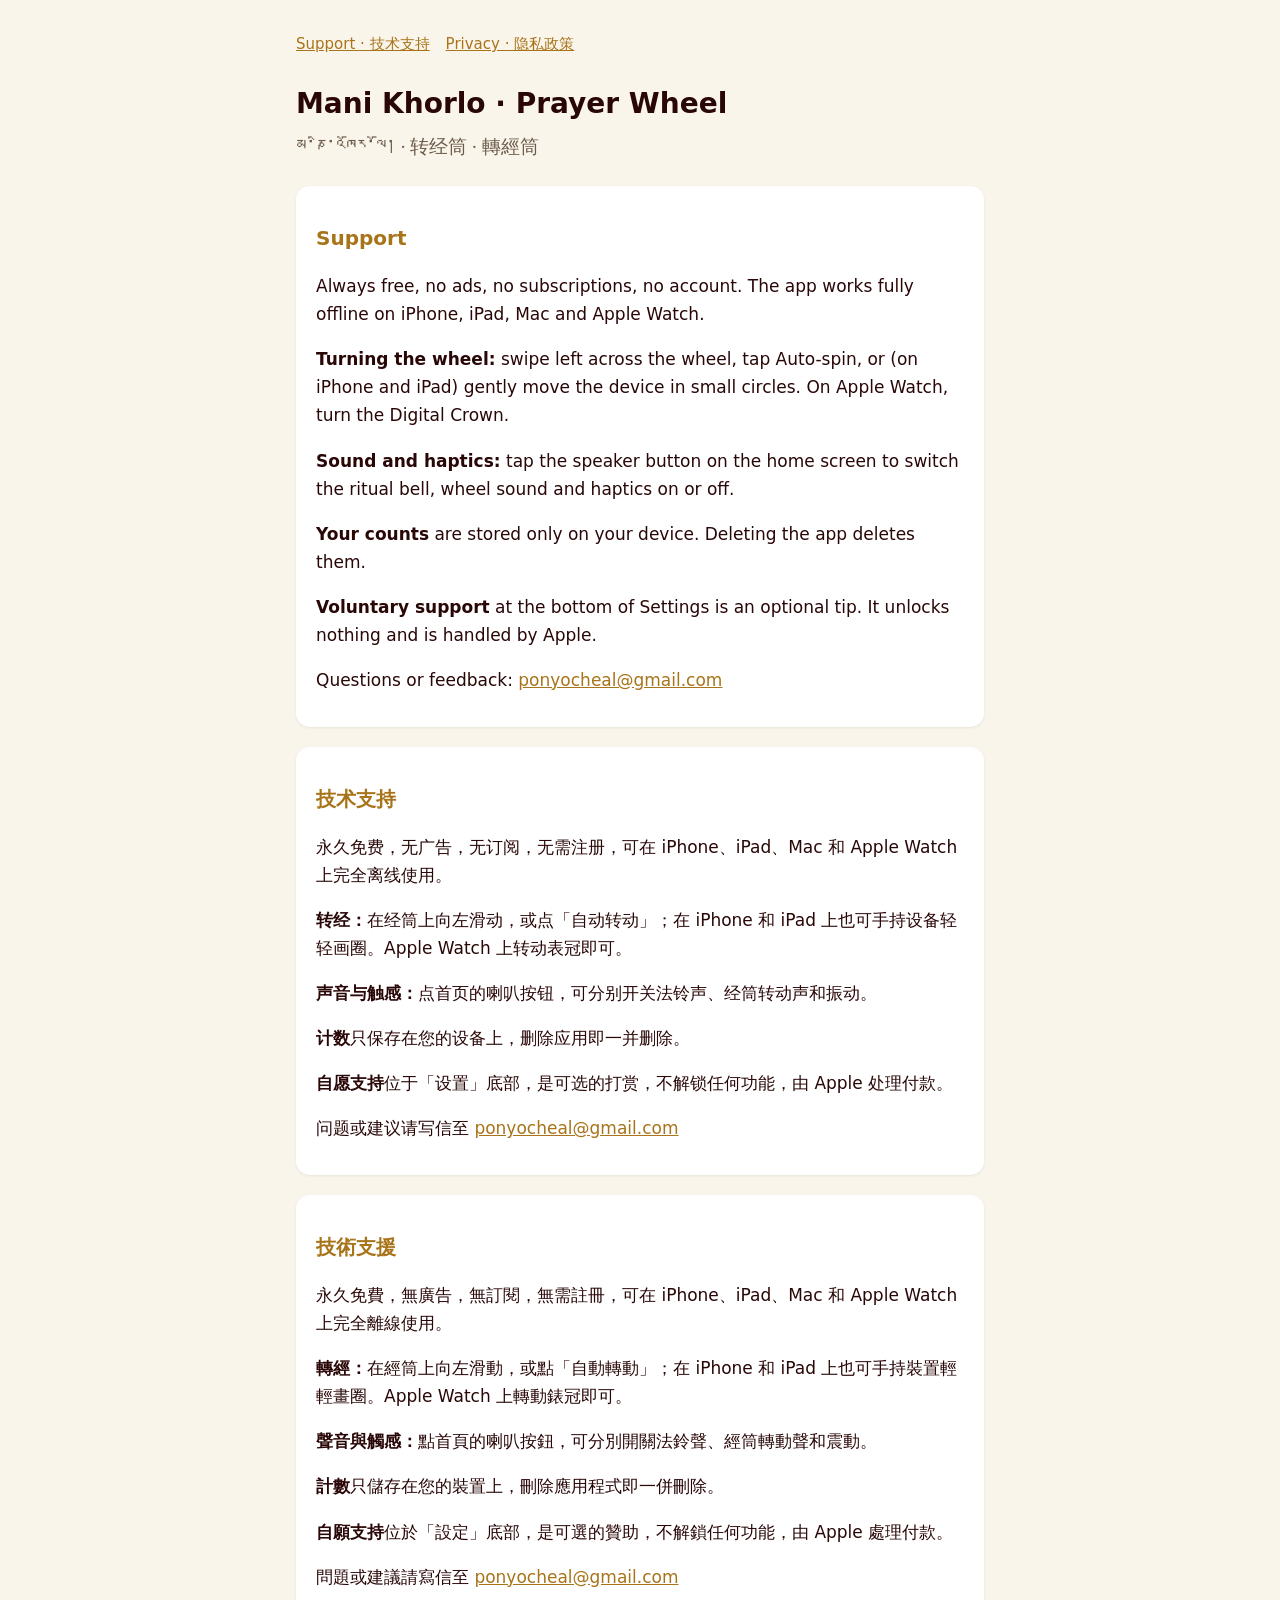
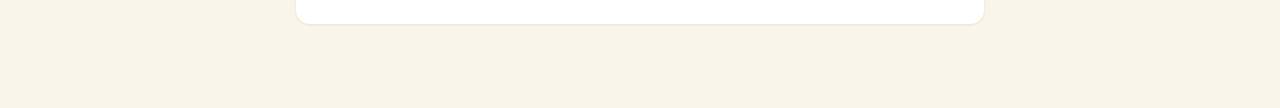
<file: index.html>
<!doctype html><html lang="en"><head><meta charset="utf-8"><meta name="viewport" content="width=device-width,initial-scale=1">
<title>Prayer Wheel · Support</title><link rel="stylesheet" href="style.css"></head><body><main>
<nav><a href="index.html">Support · 技术支持</a><a href="privacy.html">Privacy · 隐私政策</a></nav>
<h1>Mani Khorlo · Prayer Wheel</h1><p class="sub bo">མ་ཎི་འཁོར་ལོ། · 转经筒 · 轉經筒</p>

<div class="card"><h2>Support</h2>
<p>Always free, no ads, no subscriptions, no account. The app works fully offline on iPhone, iPad, Mac and Apple Watch.</p>
<p><b>Turning the wheel:</b> swipe left across the wheel, tap Auto-spin, or (on iPhone and iPad) gently move the device in small circles. On Apple Watch, turn the Digital Crown.</p>
<p><b>Sound and haptics:</b> tap the speaker button on the home screen to switch the ritual bell, wheel sound and haptics on or off.</p>
<p><b>Your counts</b> are stored only on your device. Deleting the app deletes them.</p>
<p><b>Voluntary support</b> at the bottom of Settings is an optional tip. It unlocks nothing and is handled by Apple.</p>
<p>Questions or feedback: <a href="mailto:ponyocheal@gmail.com">ponyocheal@gmail.com</a></p></div>

<div class="card"><h2>技术支持</h2>
<p>永久免费，无广告，无订阅，无需注册，可在 iPhone、iPad、Mac 和 Apple Watch 上完全离线使用。</p>
<p><b>转经：</b>在经筒上向左滑动，或点「自动转动」；在 iPhone 和 iPad 上也可手持设备轻轻画圈。Apple Watch 上转动表冠即可。</p>
<p><b>声音与触感：</b>点首页的喇叭按钮，可分别开关法铃声、经筒转动声和振动。</p>
<p><b>计数</b>只保存在您的设备上，删除应用即一并删除。</p>
<p><b>自愿支持</b>位于「设置」底部，是可选的打赏，不解锁任何功能，由 Apple 处理付款。</p>
<p>问题或建议请写信至 <a href="mailto:ponyocheal@gmail.com">ponyocheal@gmail.com</a></p></div>

<div class="card"><h2>技術支援</h2>
<p>永久免費，無廣告，無訂閱，無需註冊，可在 iPhone、iPad、Mac 和 Apple Watch 上完全離線使用。</p>
<p><b>轉經：</b>在經筒上向左滑動，或點「自動轉動」；在 iPhone 和 iPad 上也可手持裝置輕輕畫圈。Apple Watch 上轉動錶冠即可。</p>
<p><b>聲音與觸感：</b>點首頁的喇叭按鈕，可分別開關法鈴聲、經筒轉動聲和震動。</p>
<p><b>計數</b>只儲存在您的裝置上，刪除應用程式即一併刪除。</p>
<p><b>自願支持</b>位於「設定」底部，是可選的贊助，不解鎖任何功能，由 Apple 處理付款。</p>
<p>問題或建議請寫信至 <a href="mailto:ponyocheal@gmail.com">ponyocheal@gmail.com</a></p></div>
</main></body></html>
</file>
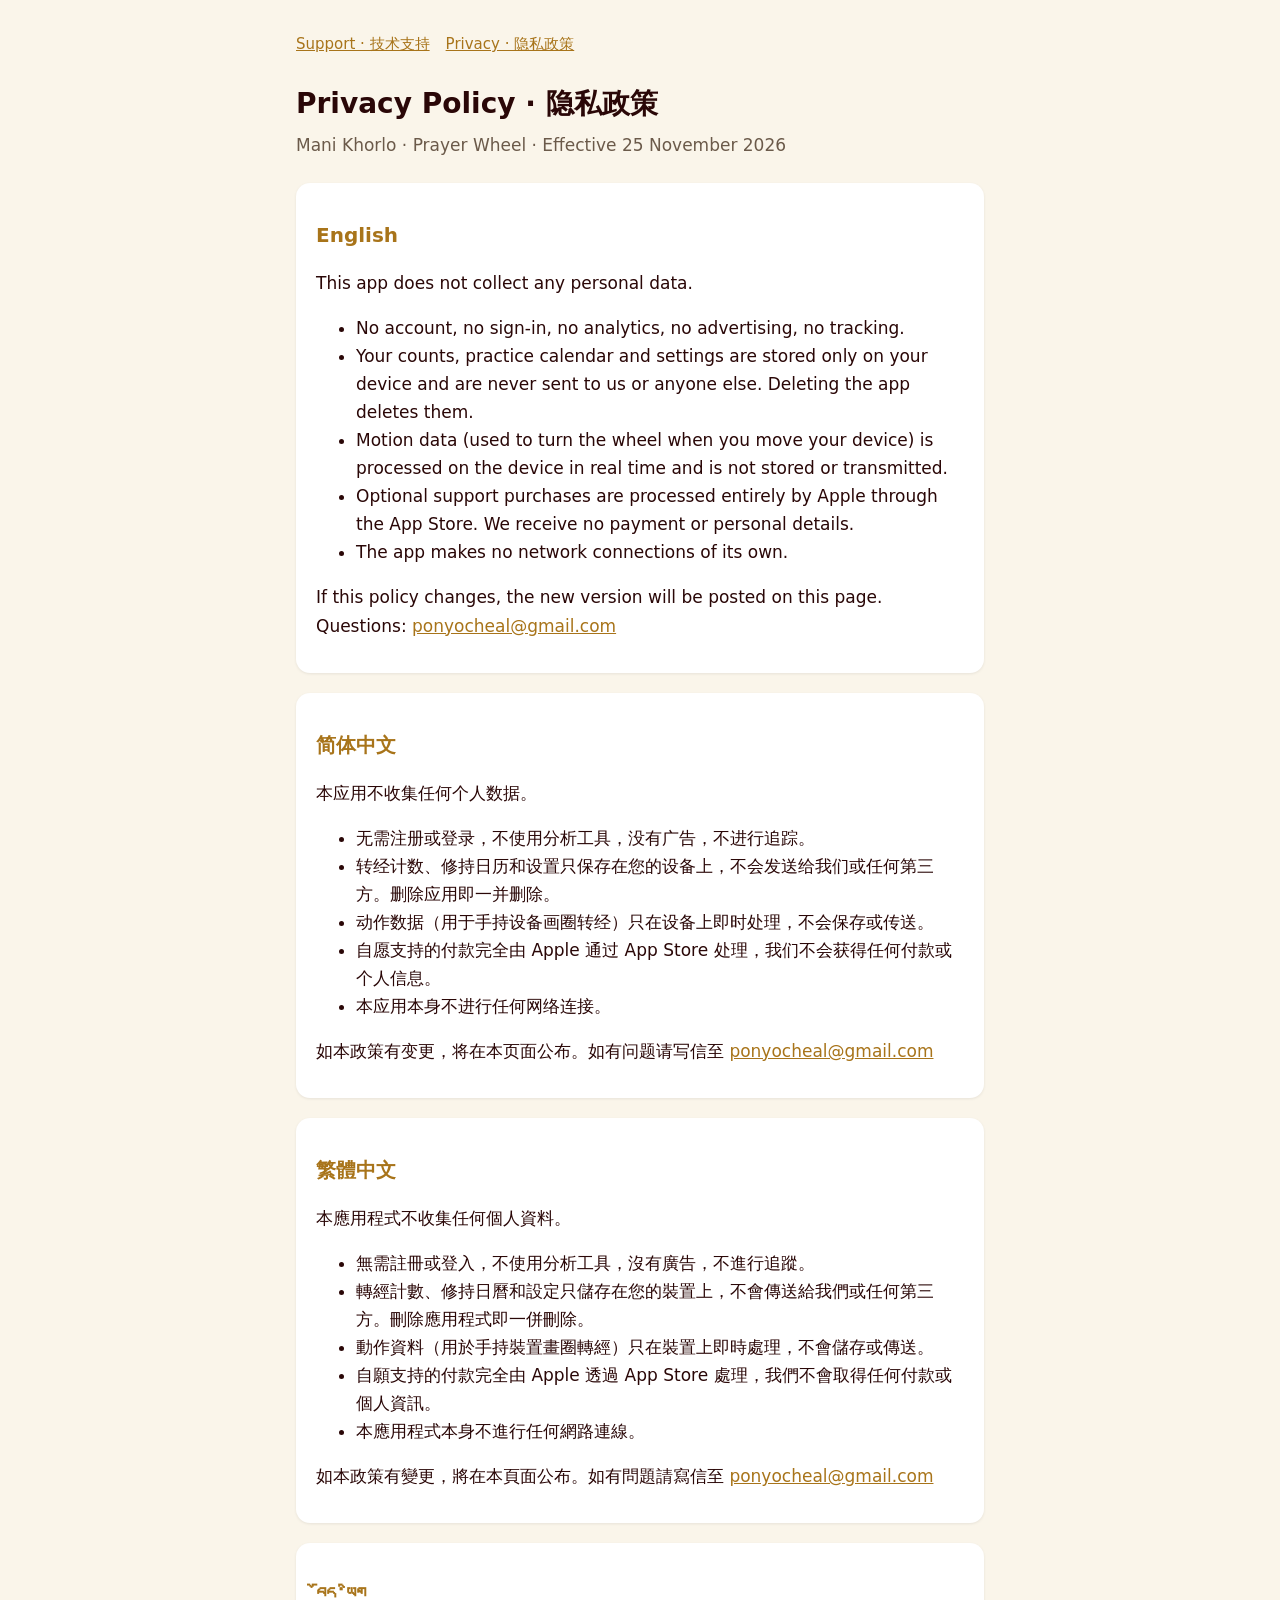
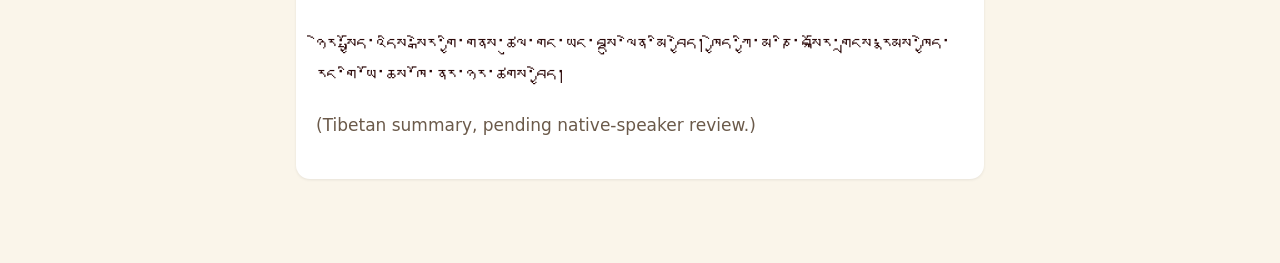
<file: privacy.html>
<!doctype html><html lang="en"><head><meta charset="utf-8"><meta name="viewport" content="width=device-width,initial-scale=1">
<title>Prayer Wheel · Privacy</title><link rel="stylesheet" href="style.css"></head><body><main>
<nav><a href="index.html">Support · 技术支持</a><a href="privacy.html">Privacy · 隐私政策</a></nav>
<h1>Privacy Policy · 隐私政策</h1><p class="sub">Mani Khorlo · Prayer Wheel · Effective 25 November 2026</p>

<div class="card"><h2>English</h2>
<p>This app does not collect any personal data.</p>
<ul><li>No account, no sign-in, no analytics, no advertising, no tracking.</li>
<li>Your counts, practice calendar and settings are stored only on your device and are never sent to us or anyone else. Deleting the app deletes them.</li>
<li>Motion data (used to turn the wheel when you move your device) is processed on the device in real time and is not stored or transmitted.</li>
<li>Optional support purchases are processed entirely by Apple through the App Store. We receive no payment or personal details.</li>
<li>The app makes no network connections of its own.</li></ul>
<p>If this policy changes, the new version will be posted on this page. Questions: <a href="mailto:ponyocheal@gmail.com">ponyocheal@gmail.com</a></p></div>

<div class="card"><h2>简体中文</h2>
<p>本应用不收集任何个人数据。</p>
<ul><li>无需注册或登录，不使用分析工具，没有广告，不进行追踪。</li>
<li>转经计数、修持日历和设置只保存在您的设备上，不会发送给我们或任何第三方。删除应用即一并删除。</li>
<li>动作数据（用于手持设备画圈转经）只在设备上即时处理，不会保存或传送。</li>
<li>自愿支持的付款完全由 Apple 通过 App Store 处理，我们不会获得任何付款或个人信息。</li>
<li>本应用本身不进行任何网络连接。</li></ul>
<p>如本政策有变更，将在本页面公布。如有问题请写信至 <a href="mailto:ponyocheal@gmail.com">ponyocheal@gmail.com</a></p></div>

<div class="card"><h2>繁體中文</h2>
<p>本應用程式不收集任何個人資料。</p>
<ul><li>無需註冊或登入，不使用分析工具，沒有廣告，不進行追蹤。</li>
<li>轉經計數、修持日曆和設定只儲存在您的裝置上，不會傳送給我們或任何第三方。刪除應用程式即一併刪除。</li>
<li>動作資料（用於手持裝置畫圈轉經）只在裝置上即時處理，不會儲存或傳送。</li>
<li>自願支持的付款完全由 Apple 透過 App Store 處理，我們不會取得任何付款或個人資訊。</li>
<li>本應用程式本身不進行任何網路連線。</li></ul>
<p>如本政策有變更，將在本頁面公布。如有問題請寫信至 <a href="mailto:ponyocheal@gmail.com">ponyocheal@gmail.com</a></p></div>

<div class="card"><h2 class="bo">བོད་ཡིག</h2>
<p class="bo">ཉེར་སྤྱོད་འདིས་སྒེར་གྱི་གནས་ཚུལ་གང་ཡང་བསྡུ་ལེན་མི་བྱེད། ཁྱེད་ཀྱི་མ་ཎི་བསྐོར་གྲངས་རྣམས་ཁྱེད་རང་གི་ཡོ་ཆས་ཁོ་ནར་ཉར་ཚགས་བྱེད།</p>
<p class="sub">(Tibetan summary, pending native-speaker review.)</p></div>
</main></body></html>
</file>
<file: style.css>
:root{--ink:#2a0707;--paper:#faf5ea;--card:#fff;--muted:#6b5a4a;--gold:#a8741a}
@media (prefers-color-scheme: dark){:root{--ink:#f7ecd6;--paper:#1a0505;--card:#2a0b0b;--muted:#c9b79c;--gold:#e5b04a}}
*{box-sizing:border-box}body{margin:0;background:var(--paper);color:var(--ink);font:17px/1.65 -apple-system,"PingFang SC","Noto Serif Tibetan",system-ui,sans-serif}
main{max-width:720px;margin:0 auto;padding:32px 16px 64px}h1{font-size:28px;margin:0 0 4px}h2{font-size:20px;margin:32px 0 8px;color:var(--gold)}
.sub{color:var(--muted);margin:0 0 24px}.card{background:var(--card);border-radius:14px;padding:4px 20px 16px;margin:20px 0;box-shadow:0 1px 3px rgba(0,0,0,.08)}
a{color:var(--gold)}nav{margin-bottom:24px;font-size:15px}nav a{margin-right:16px}.bo{font-family:"Noto Serif Tibetan",serif;font-size:19px}
</file>
